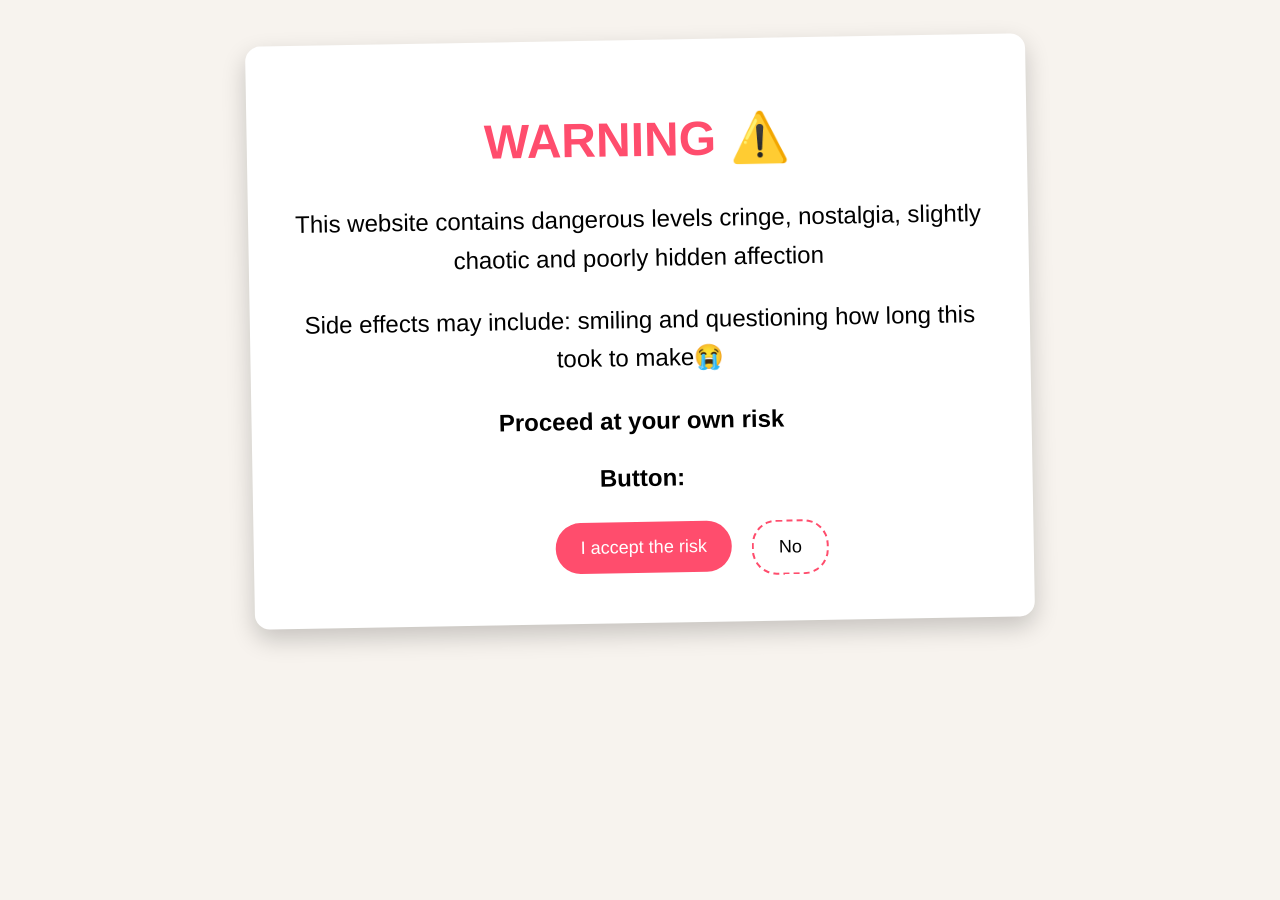
<file: index.html>
<!DOCTYPE html>
<html lang="en">
<head>
<meta charset="UTF-8">
<title>Warning Page</title>

<style>
body {
    margin: 0;
    font-family: Arial;
    background: #f7f3ee;
    background-image: url("https://www.transparenttextures.com/patterns/paper-fibers.png");
    text-align: center;
    padding: 40px;
}

/* scrapbook card */
.card {
    background: white;
    max-width: 700px;
    margin: auto;
    padding: 40px;
    border-radius: 15px;
    box-shadow: 0 10px 25px rgba(0,0,0,0.2);
    transform: rotate(-1deg);
}

/* big Pinterest-style text */
h1 {
    font-size: 48px;
    color: #ff4d6d;
}

p {
    font-size: 24px;
    line-height: 1.6;
}

/* buttons */
button {
    padding: 15px 25px;
    font-size: 18px;
    border-radius: 25px;
    border: none;
    cursor: pointer;
    margin: 10px;
}

/* accept button */
.accept {
    background: #ff4d6d;
    color: white;
}

/* runaway button */
.no {
    background: white;
    border: 2px dashed #ff4d6d;
    position: absolute;
}
</style>
</head>

<body>

<div class="card">

<h1>WARNING ⚠️</h1>

<p>
This website contains dangerous levels cringe, nostalgia, slightly chaotic and poorly hidden affection
</p>

<p>
Side effects may include: smiling and questioning how long this took to make😭
</p>

<p><b>Proceed at your own risk</b></p>

<h2>Button:</h2>

<!-- ACCEPT BUTTON (goes to main.html) -->
<a href="main.html">
<button class="accept">I accept the risk</button>
</a>

<!-- NO BUTTON -->
<button class="no" id="noBtn">No</button>

</div>

<script>
// ONLY moves when clicked
const btn = document.getElementById("noBtn");

btn.addEventListener("click", function () {
    const x = Math.random() * (window.innerWidth - 120);
    const y = Math.random() * (window.innerHeight - 80);

    btn.style.left = x + "px";
    btn.style.top = y + "px";
});
</script>

</body>
</html>
</file>
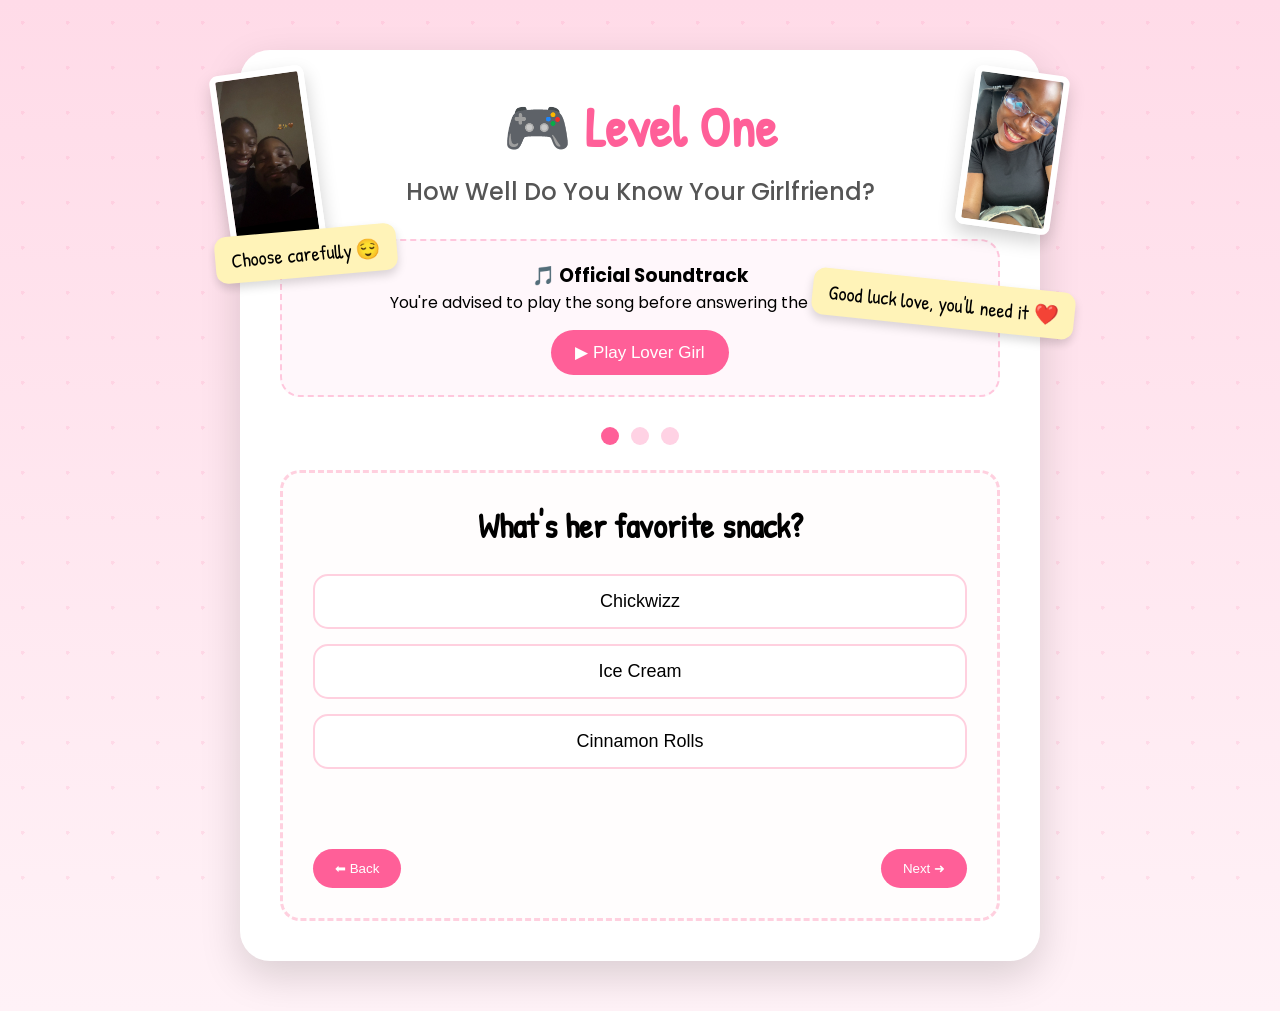
<file: level1.html>
<!DOCTYPE html>
<html lang="en">

<head>

<meta charset="UTF-8">
<meta name="viewport" content="width=device-width, initial-scale=1.0">

<title>Level 1 • Relationship Quiz ❤️</title>

<link rel="stylesheet" href="style.css">

<link href="https://fonts.googleapis.com/css2?family=Patrick+Hand&family=Poppins:wght@400;500;600&display=swap" rel="stylesheet">

</head>

<body>

<div class="backgroundHearts"></div>

<div class="scrapbook">

    <!-- Corner Photos -->

    <img src="images/IMG_3599.jpeg" class="cornerPhoto leftPhoto" alt="photo">

    <img src="images/IMG_4160.jpeg" class="cornerPhoto rightPhoto" alt="photo">

    <!-- Decorative Notes -->

    <div class="stickyNote choose">
        Choose carefully 😌
    </div>

    <div class="stickyNote luck">
        Good luck love, you'll need it ❤️
    </div>

    <h1>🎮 Level One</h1>

    <h2>How Well Do You Know Your Girlfriend?</h2>

    <!-- Music -->

    <div class="musicCard">

        <h3>🎵 Official Soundtrack</h3>

        <p>
            You're advised to play the song before answering the questions.
        </p>

       <audio id="bgMusic" preload="auto">
    <source src="music/Laufey-Lover-Girl-(VoxHipHop).mp3" type="audio/mpeg">
</audio> 

        <button id="playMusic">
            ▶ Play Lover Girl
        </button>

    </div>

    <!-- Progress -->

    <div class="progress">

        <div class="heart active"></div>
        <div class="heart"></div>
        <div class="heart"></div>

    </div>

    <!-- Question Card -->

    <div class="questionCard">

        <h3 id="question"></h3>

        <div id="answers"></div>

        <div id="popup"></div>

        <div class="navButtons">

            <button id="back">
                ⬅ Back
            </button>

            <button id="next" disabled>
                Next ➜
            </button>

        </div>

    </div>

</div>

<!-- Finish Screen -->

<div id="finishScreen">

    <div class="finishCard">

        <h1>🎉 Congratulations!</h1>

        <p>
            You've made it to Level 2 ❤️
        </p>

        <button id="level2">
            Proceed to Level 2 →
        </button>

    </div>

</div>

<script src="script.js"></script>

</body>
</html>
</file>
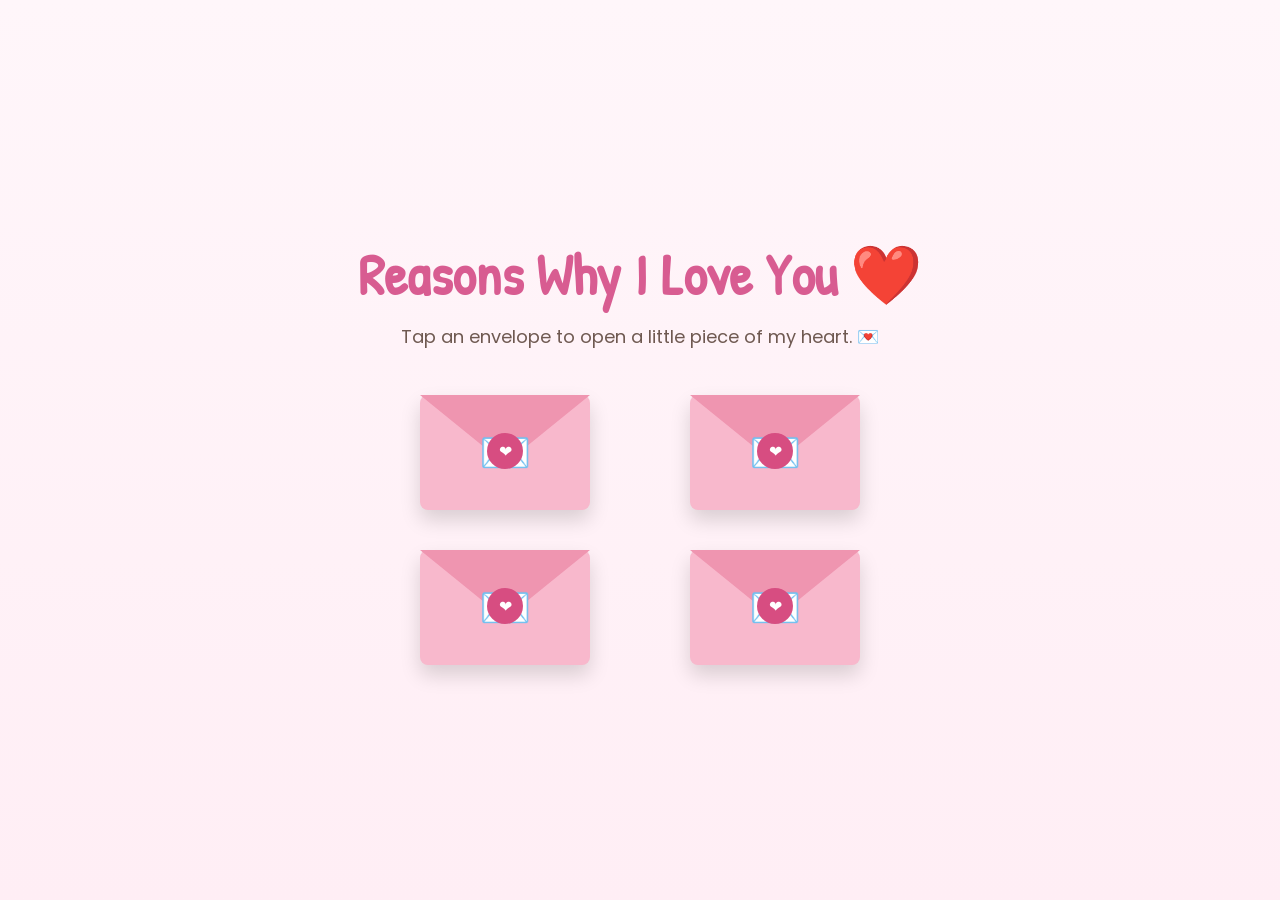
<file: level3.html>
<!DOCTYPE html>
<html lang="en">
<head>
    <meta charset="UTF-8">
    <meta name="viewport" content="width=device-width, initial-scale=1.0">
    <title>Level 3 • Reasons Why I Love You</title>

    <link rel="stylesheet" href="level3.css">

    <link href="https://fonts.googleapis.com/css2?family=Patrick+Hand&family=Poppins:wght@300;400;500;600&display=swap" rel="stylesheet">
</head>
<body>

<section class="page">

    <h1>Reasons Why I Love You ❤️</h1>

    <p class="subtitle">
        Tap an envelope to open a little piece of my heart. 💌
    </p>

    <!-- ================= ENVELOPES ================= -->

    <div class="envelopeGrid">

        <div class="envelope" data-id="0">
            <span>💌</span>
        </div>

        <div class="envelope" data-id="1">
            <span>💌</span>
        </div>

        <div class="envelope" data-id="2">
            <span>💌</span>
        </div>

        <div class="envelope" data-id="3">
            <span>💌</span>
        </div>

    </div>

    <!-- ================= LETTER POPUP ================= -->

    <div id="letterOverlay" class="hidden">

        <div class="letter">

            <button id="closeLetter">✕</button>

            <h2>💌</h2>

            <p id="letterText"></p>

        </div>

    </div>

    <!-- ================= FINISH MESSAGE ================= -->

    <div id="finishedMessage" class="hidden">

        <h2>🥹❤️</h2>

        <p>
            Those are only four reasons...
            <br><br>
            But if I wrote every reason I love you,
            this website would never end. ❤️
        </p>

        <button id="goLevel4">
            Continue to Level 4 →
        </button>

    </div>

</section>

<script src="level3.js"></script>

</body>
</html>
</file>
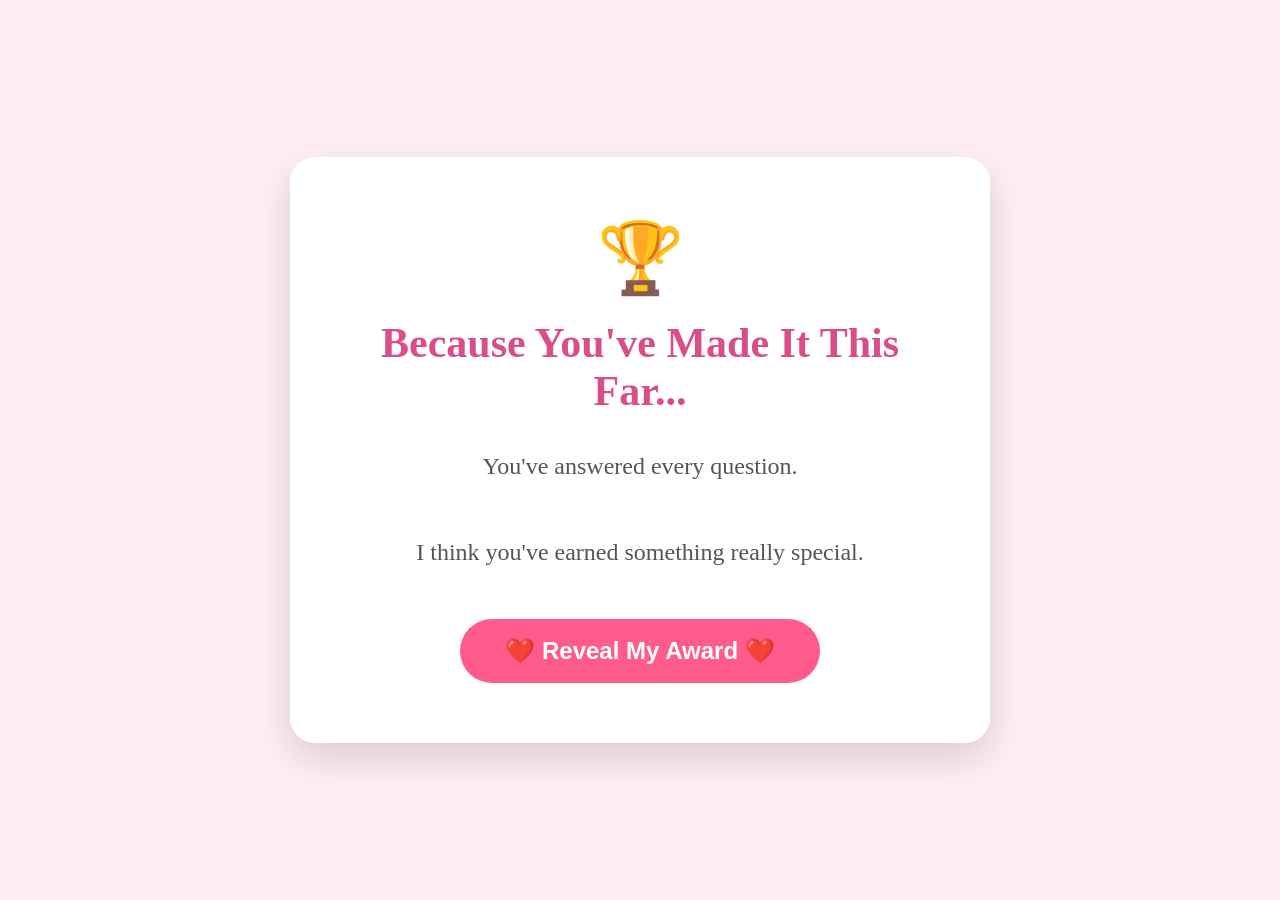
<file: level4.html>
<!DOCTYPE html>
<html lang="en">

<head>
    <meta charset="UTF-8">
    <meta name="viewport" content="width=device-width, initial-scale=1.0">
    <title>Level 4 ❤️</title>
    <link rel="stylesheet" href="level4.css">
</head>

<body>

<!-- INTRO PAGE -->
<section id="introPage" class="page">

    <div class="paper">

        <h1>🏆</h1>

        <h2>Because You've Made It This Far...</h2>

        <p>
            You've answered every question.
            <br><br>
            I think you've earned something really special.
        </p>

        <button id="revealAward">
            ❤️ Reveal My Award ❤️
        </button>

    </div>

</section>

<!-- CERTIFICATE PAGE -->
<section id="certificatePage" class="page hidden">

    <div id="certificate">

        <h3>🏆</h3>

        <h1>CERTIFICATE OF EXCELLENCE</h1>

        <p>This certificate is proudly presented to</p>

        <h2>MICHAEL</h2>

        <p>for officially being crowned</p>

        <h2>✨ BEST BOYFRIEND OF THE YEAR ✨</h2>

        <br>

        <p>
            ❤️ Loving me wholeheartedly<br>
            ❤️ Being patient with my dramatic moments<br>
            ❤️ Making me laugh every single day<br>
            ❤️ Being my safe place
        </p>

        <br>

        <h3>Presented by</h3>

        <h2>Tolu ❤️</h2>

        <p class="bottomText">
            You deserve this. ❤️
        </p>

        <button id="nextLevel">
            Proceed to Level 5 →
        </button>

    </div>

</section>

<div id="confettiContainer"></div>

<script src="level4.js"></script>

</body>
</html>
</file>
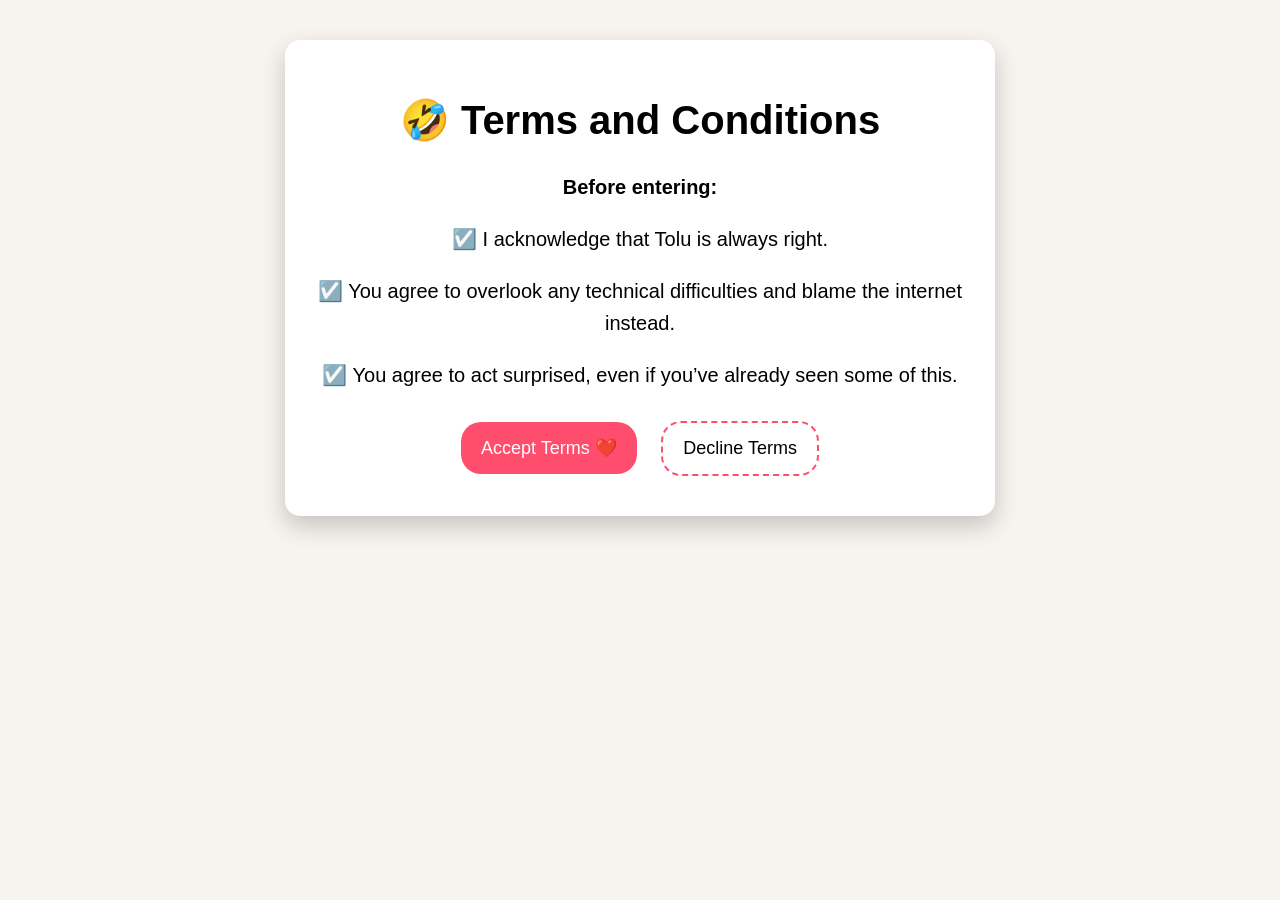
<file: main.html>
<!DOCTYPE html>
<html>
<head>
<title>Terms & Conditions</title>

<style>
body {
    margin: 0;
    font-family: Arial;
    background: #f7f3ee;
    background-image: url("https://www.transparenttextures.com/patterns/paper-fibers.png");
    text-align: center;
    padding: 40px;
}

.card {
    background: white;
    max-width: 650px;
    margin: auto;
    padding: 30px;
    border-radius: 15px;
    box-shadow: 0 10px 25px rgba(0,0,0,0.2);
}

h1 {
    font-size: 40px;
}

p {
    font-size: 20px;
    line-height: 1.6;
}

button {
    padding: 15px 20px;
    font-size: 18px;
    border-radius: 20px;
    border: none;
    margin: 10px;
    cursor: pointer;
}

.accept {
    background: #ff4d6d;
    color: white;
}

.decline {
    background: white;
    border: 2px dashed #ff4d6d;
}
</style>
</head>

<body>

<div class="card">

<h1>🤣 Terms and Conditions</h1>

<p><b>Before entering:</b></p>

<p>☑️ I acknowledge that Tolu is always right.</p>

<p>☑️ You agree to overlook any technical difficulties and blame the internet instead.</p>

<p>☑️ You agree to act surprised, even if you’ve already seen some of this.</p>

<button class="accept" onclick="location.href='hq.html'">
    Accept Terms ❤️
</button>

<button class="decline" onclick="alert('Interesting choice. Try again. 🙄')">
    Decline Terms
</button>
</div>

</body>
</html>
</file>
<file: style.css>
@import url('https://fonts.googleapis.com/css2?family=Patrick+Hand&family=Poppins:wght@400;500;600&display=swap');

*{
margin:0;
padding:0;
box-sizing:border-box;
}

body{

font-family:'Poppins',sans-serif;
background:linear-gradient(180deg,#ffdbe8,#fff2f7);
min-height:100vh;
overflow-x:hidden;

}

.backgroundHearts{

position:fixed;
inset:0;
pointer-events:none;
opacity:.18;

background-image:
radial-gradient(#ff8db7 2px,transparent 2px);

background-size:45px 45px;

z-index:-1;

}

.scrapbook{

max-width:800px;

margin:50px auto;

background:white;

border-radius:30px;

padding:40px;

box-shadow:0 15px 40px rgba(0,0,0,.15);

position:relative;

}

h1{

text-align:center;

font-family:'Patrick Hand',cursive;

font-size:55px;

color:#ff5f98;

}

h2{

text-align:center;

margin:10px 0 30px;

font-weight:500;

color:#555;

}

.cornerPhoto{

position:absolute;

width:95px;

border:6px solid white;

border-radius:8px;

box-shadow:0 8px 18px rgba(0,0,0,.18);

}

.leftPhoto{

top:20px;

left:-20px;

transform:rotate(-8deg);

}

.rightPhoto{

top:20px;

right:-20px;

transform:rotate(8deg);

}

.stickyNote{

position:absolute;

background:#fff3b8;

padding:10px 16px;

border-radius:12px;

font-family:'Patrick Hand',cursive;

font-size:20px;

box-shadow:0 5px 10px rgba(0,0,0,.15);

}

.choose{

left:-25px;

top:180px;

transform:rotate(-5deg);

}

.luck{

right:-35px;

top:230px;

transform:rotate(6deg);

}

.musicCard{

background:#fff7fb;

border:2px dashed #ffc7dd;

border-radius:20px;

padding:20px;

text-align:center;

margin-bottom:30px;

}

.musicCard button{

margin-top:15px;

padding:12px 24px;

border:none;

border-radius:30px;

background:#ff5f98;

color:white;

font-size:17px;

cursor:pointer;

}

.progress{

display:flex;

justify-content:center;

gap:12px;

margin:25px 0;

}

.heart{

width:18px;

height:18px;

border-radius:50%;

background:#ffd2e4;

}

.heart.active{

background:#ff5f98;

}

.questionCard{

background:#fffdfd;

border:3px dashed #ffd0df;

border-radius:20px;

padding:30px;

}

#question{

font-family:'Patrick Hand',cursive;

font-size:34px;

text-align:center;

margin-bottom:25px;

}

#answers{

display:flex;

flex-direction:column;

gap:15px;

}

.answer{

padding:15px;

border-radius:15px;

border:2px solid #ffd0df;

background:white;

font-size:18px;

cursor:pointer;

transition:.25s;

}

.answer:hover{

background:#fff0f6;

transform:translateY(-2px);

}

#popup{

margin:20px 0;

text-align:center;

font-family:'Patrick Hand',cursive;

font-size:24px;

min-height:40px;

}

.navButtons{

display:flex;

justify-content:space-between;

margin-top:20px;

}

.navButtons button{

padding:12px 22px;

border:none;

border-radius:30px;

background:#ff5f98;

color:white;

cursor:pointer;

}

#finishScreen{

display:none;

position:fixed;

inset:0;

background:rgba(255,245,250,.96);

justify-content:center;

align-items:center;

}

.finishCard{

background:white;

padding:45px;

border-radius:25px;

text-align:center;

box-shadow:0 15px 35px rgba(0,0,0,.15);

}

#level2{

margin-top:20px;

padding:15px 30px;

border:none;

border-radius:30px;

background:#ff5f98;

color:white;

cursor:pointer;

font-size:18px;

}
/* Success & Wrong Notes */

.successNote{

background:#e8ffe8;

padding:15px;

border-radius:15px;

font-family:'Patrick Hand',cursive;

font-size:24px;

color:#2b8a3e;

animation:pop .3s;

}

.wrongNote{

background:#ffe6ef;

padding:15px;

border-radius:15px;

font-family:'Patrick Hand',cursive;

font-size:24px;

color:#ff4f8d;

animation:pop .3s;

}

/* Wiggle */

.shake{

animation:shake .4s;

}

@keyframes shake{

0%{transform:translateX(0);}
25%{transform:translateX(-8px);}
50%{transform:translateX(8px);}
75%{transform:translateX(-8px);}
100%{transform:translateX(0);}

}

@keyframes pop{

from{

opacity:0;

transform:scale(.8);

}

to{

opacity:1;

transform:scale(1);

}

}
/* Floating Hearts */

body{

position:relative;

overflow-x:hidden;

}

.floatingHeart{

position:fixed;

pointer-events:none;

z-index:999;

animation:floatUp 4s linear forwards;

}

@keyframes floatUp{

from{

transform:translateY(0);

opacity:1;

}

to{

transform:translateY(-120vh);

opacity:0;

}

}
</file>
<file: level3.css>
/* ==========================
GOOGLE FONT
========================== */
@import url('https://fonts.googleapis.com/css2?family=Patrick+Hand&family=Poppins:wght@300;400;500;600&display=swap');

*{
margin:0;
padding:0;
box-sizing:border-box;
}

body{
font-family:'Poppins',sans-serif;
background:linear-gradient(180deg,#fff6fa,#ffeef5);
min-height:100vh;
display:flex;
justify-content:center;
align-items:center;
overflow-x:hidden;
}

/* ==========================
PAGE
========================== */

.page{
width:min(1000px,92%);
padding:40px 20px;
text-align:center;
}

.page h1{
font-family:'Patrick Hand',cursive;
font-size:58px;
color:#d85c91;
margin-bottom:10px;
}

.subtitle{
font-size:18px;
color:#6f5951;
margin-bottom:45px;
}

/* ==========================
ENVELOPE GRID
========================== */

.envelopeGrid{
display:grid;
grid-template-columns:repeat(2,1fr);
gap:40px;
justify-items:center;
max-width:500px;
margin:auto;
}

/* ==========================
ENVELOPE
========================== */

.envelope{
width:170px;
height:115px;
background:#f8b8cc;
position:relative;
border-radius:8px;
cursor:pointer;
transition:.35s;
box-shadow:0 10px 20px rgba(0,0,0,.15);
display:flex;
justify-content:center;
align-items:center;
}

.envelope:hover{
transform:translateY(-8px) scale(1.05);
}

/* Envelope flap */

.envelope::before{
content:"";
position:absolute;
top:0;
left:0;
width:100%;
height:100%;
background:#ef95b0;
clip-path:polygon(0 0,50% 60%,100% 0);
transition:.45s;
transform-origin:top;
}

/* Wax seal */

.envelope::after{
content:"❤";
position:absolute;
top:38px;
left:50%;
transform:translateX(-50%);
width:36px;
height:36px;
background:#d74d81;
border-radius:50%;
display:flex;
justify-content:center;
align-items:center;
color:white;
font-size:16px;
z-index:2;
}

/* Letter icon */

.envelope span{
position:relative;
z-index:1;
font-size:42px;
}

/* Envelope opened */

.envelope.open::before{
transform:rotateX(180deg);
}

.envelope.open{
background:#ffe7ef;
opacity:.8;
}

/* ==========================
LETTER POPUP
========================== */

.hidden{
display:none;
}

#letterOverlay{
position:fixed;
inset:0;
background:rgba(0,0,0,.45);
display:none;
justify-content:center;
align-items:center;
z-index:999;
}

.letter{
background:white;
width:min(500px,90%);
padding:35px;
border-radius:18px;
position:relative;
box-shadow:0 20px 40px rgba(0,0,0,.2);
animation:pop .35s ease;
}

@keyframes pop{
from{
transform:scale(.8);
opacity:0;
}
to{
transform:scale(1);
opacity:1;
}
}

.letter h2{
font-size:48px;
margin-bottom:20px;
}

#letterText{
font-family:'Patrick Hand',cursive;
font-size:30px;
line-height:1.6;
color:#5f4444;
}

/* Close button */

#closeLetter{
position:absolute;
top:15px;
right:18px;
background:none;
border:none;
font-size:28px;
cursor:pointer;
color:#d85c91;
}

#closeLetter:hover{
transform:scale(1.2);
}

/* ==========================
FINISHED MESSAGE
========================== */

#finishedMessage{
margin-top:60px;
animation:fadeIn .8s ease;
}

#finishedMessage h2{
font-size:50px;
margin-bottom:20px;
}

#finishedMessage p{
font-family:'Patrick Hand',cursive;
font-size:30px;
line-height:1.5;
margin-bottom:30px;
color:#5f4444;
}

#goLevel4{
background:#ef7ca6;
color:white;
border:none;
padding:15px 40px;
font-size:18px;
border-radius:40px;
cursor:pointer;
transition:.3s;
}

#goLevel4:hover{
background:#e45b91;
transform:scale(1.05);
}

@keyframes fadeIn{
from{
opacity:0;
transform:translateY(20px);
}
to{
opacity:1;
transform:translateY(0);
}
}

/* ==========================
RESPONSIVE
========================== */

@media(max-width:700px){

.page h1{
font-size:42px;
}

.subtitle{
font-size:16px;
}

.envelopeGrid{
gap:25px;
}

.envelope{
width:145px;
height:100px;
}

#letterText{
font-size:24px;
}

#finishedMessage p{
font-size:24px;
}

}
</file>
<file: level4.css>
*{
    margin:0;
    padding:0;
    box-sizing:border-box;
}

body{
    font-family:Georgia, serif;
    background:#ffeef5;
    overflow-x:hidden;
}

.page{
    min-height:100vh;
    display:flex;
    justify-content:center;
    align-items:center;
    padding:40px 20px;
}

.hidden{
    display:none !important;
}

/* ================= INTRO PAGE ================= */

.paper{
    width:100%;
    max-width:700px;
    background:white;
    border-radius:25px;
    padding:60px 40px;
    text-align:center;
    box-shadow:0 15px 40px rgba(0,0,0,.15);
}

.paper h1{
    font-size:70px;
    margin-bottom:20px;
}

.paper h2{
    font-size:42px;
    color:#d84d8a;
    margin-bottom:30px;
}

.paper p{
    font-size:24px;
    line-height:1.8;
    color:#555;
}

#revealAward{
    margin-top:45px;
    padding:18px 45px;
    border:none;
    border-radius:999px;
    background:#ff5c8d;
    color:white;
    font-size:24px;
    font-weight:bold;
    cursor:pointer;
    transition:.3s;
}

#revealAward:hover{
    transform:scale(1.05);
}

/* ================= CERTIFICATE PAGE ================= */

#certificatePage{
    background:#ffeef5;
}

#certificate{
    width:min(900px,95vw);
    background:#fffdf8;
    border:12px solid #d4af37;
    border-radius:20px;
    padding:60px 40px;
    text-align:center;
    position:relative;
    overflow:hidden;
    box-shadow:0 15px 40px rgba(0,0,0,.15);

    opacity:0;
    transform:translateY(-80px);

    transition:all .8s ease;
}

#certificate.show{
    opacity:1;
    transform:translateY(0);
}

#certificate h3{
    color:#d4af37;
    font-size:28px;
    margin-bottom:20px;
}

#certificate h1{
    color:#d4af37;
    font-size:clamp(28px,5vw,56px);
    line-height:1.15;
    margin-bottom:35px;
}

#certificate h2{
    color:#d84d8a;
    font-size:clamp(26px,4vw,42px);
    margin:20px 0;
}

#certificate p{
    font-size:24px;
    line-height:1.8;
    color:#333;
}

.bottomText{
    margin-top:30px;
    font-style:italic;
    color:#d84d8a;
}

#nextLevel{
    margin-top:50px;
    padding:18px 45px;
    border:none;
    border-radius:999px;
    background:#ff5c8d;
    color:white;
    font-size:22px;
    font-weight:bold;
    cursor:pointer;
    transition:.3s;
}

#nextLevel:hover{
    transform:scale(1.05);
}

/* ================= CONFETTI ================= */

.confetti{
    position:fixed;
    top:-30px;
    z-index:9999;
    animation:fall 4s linear forwards;
    pointer-events:none;
}

@keyframes fall{

    to{
        transform:translateY(120vh) rotate(720deg);
    }

}

/* ================= SPARKLES ================= */

.sparkle{
    position:absolute;
    font-size:26px;
    animation:twinkle 2s infinite;
    pointer-events:none;
}

@keyframes twinkle{

    0%,100%{
        opacity:0;
        transform:scale(.5);
    }

    50%{
        opacity:1;
        transform:scale(1);
    }

}

/* ================= MOBILE ================= */

@media (max-width:768px){

    .paper{
        padding:45px 25px;
    }

    .paper h2{
        font-size:34px;
    }

    .paper p{
        font-size:20px;
    }

    #certificate{
        padding:40px 20px;
    }

    #certificate p{
        font-size:20px;
    }

    #nextLevel,
    #revealAward{
        width:100%;
        font-size:20px;
    }

}
</file>
